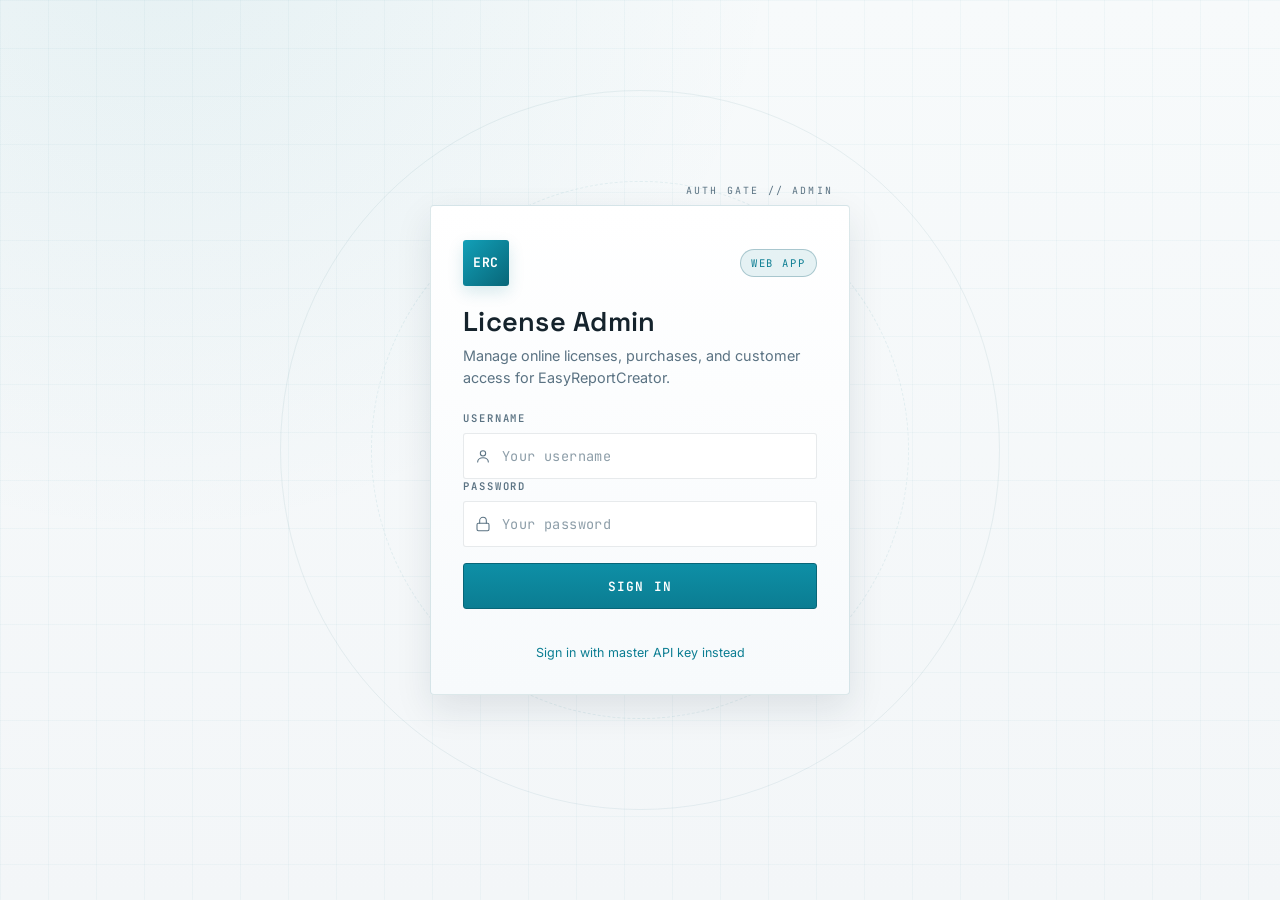
<file: website/admin/index.html>
<!DOCTYPE html>
<html lang="en">
<head>
  <meta charset="utf-8">
  <meta name="viewport" content="width=device-width, initial-scale=1">
  <meta name="color-scheme" content="light">
  <title>License Admin — EasyReportCreator</title>
  <link rel="preconnect" href="https://fonts.googleapis.com">
  <link rel="preconnect" href="https://fonts.gstatic.com" crossorigin>
  <link href="https://fonts.googleapis.com/css2?family=Inter:wght@400;500;600;700&family=Space+Grotesk:wght@500;600;700&family=JetBrains+Mono:wght@400;500;600;700&display=swap" rel="stylesheet">
  <link rel="stylesheet" href="admin.css?v=20260926-light">
</head>
<body>
  <div id="login-shell" class="login-shell">
    <div class="login-glow" aria-hidden="true"></div>
    <div class="login-card">
      <div class="login-card-header">
        <div class="login-brand-row">
          <div class="brand-mark">ERC</div>
          <span class="login-product-badge">Web app</span>
        </div>
        <h1>License Admin</h1>
        <p class="login-lead">Manage online licenses, purchases, and customer access for EasyReportCreator.</p>
      </div>

      <form id="login-form" class="login-form">
        <div id="login-userpass">
          <div class="login-field">
            <label class="field-label" for="login-username">Username</label>
            <div class="login-input-wrap">
              <span class="login-input-icon" aria-hidden="true">
                <svg viewBox="0 0 24 24"><circle cx="12" cy="8" r="4"/><path d="M4 21c0-4 3.6-6.5 8-6.5s8 2.5 8 6.5"/></svg>
              </span>
              <input id="login-username" type="text" autocomplete="username" placeholder="Your username">
            </div>
          </div>
          <div class="login-field">
            <label class="field-label" for="login-password">Password</label>
            <div class="login-input-wrap">
              <span class="login-input-icon" aria-hidden="true">
                <svg viewBox="0 0 24 24"><rect x="3" y="11" width="18" height="11" rx="2"/><path d="M7 11V7a5 5 0 0 1 10 0v4"/></svg>
              </span>
              <input id="login-password" type="password" autocomplete="current-password" placeholder="Your password">
            </div>
          </div>
        </div>
        <div id="login-masterkey" class="hidden">
          <div class="login-field">
            <label class="field-label" for="admin-api-key">Master API key</label>
            <div class="login-input-wrap">
              <span class="login-input-icon" aria-hidden="true">
                <svg viewBox="0 0 24 24"><rect x="3" y="11" width="18" height="11" rx="2"/><path d="M7 11V7a5 5 0 0 1 10 0v4"/></svg>
              </span>
              <input id="admin-api-key" type="password" autocomplete="current-password" placeholder="Enter the master API key">
              <button id="toggle-api-key" class="login-toggle-key" type="button" aria-label="Show API key">
                <svg class="icon-show" viewBox="0 0 24 24"><path d="M2 12s3.5-7 10-7 10 7 10 7-3.5 7-10 7-10-7-10-7Z"/><circle cx="12" cy="12" r="3"/></svg>
                <svg class="icon-hide hidden" viewBox="0 0 24 24"><path d="M9.9 4.24A10.94 10.94 0 0 1 12 4c6.5 0 10 7 10 7a17.2 17.2 0 0 1-2.16 3.19"/><path d="M6.11 6.11A17.3 17.3 0 0 0 2 12s3.5 7 10 7a10.8 10.8 0 0 0 5.11-1.28"/><path d="M2 2l20 20"/><path d="M9.88 9.88a3 3 0 0 0 4.24 4.24"/></svg>
              </button>
            </div>
          </div>
        </div>
        <button class="btn btn-primary btn-login full-width" type="submit">Sign in</button>
        <div class="login-alt">
          <button id="login-mode-toggle" type="button">Sign in with master API key instead</button>
        </div>
      </form>
      <div id="login-message" class="inline-message hidden"></div>
    </div>
  </div>

  <div id="app-shell" class="app-shell hidden">
    <div id="sidebar-backdrop" class="sidebar-backdrop hidden"></div>

    <aside id="sidebar" class="sidebar" aria-label="Main navigation">
      <div class="sidebar-top">
        <div class="sidebar-brand">
          <div class="brand-mark small">ERC</div>
          <div>
            <div class="brand-title">License Admin</div>
            <div class="brand-subtitle">EasyReportCreator</div>
          </div>
        </div>
        <button id="sidebar-close" class="btn btn-icon btn-toolbar sidebar-close mobile-only" type="button" aria-label="Close menu">
          <svg viewBox="0 0 24 24"><path d="M18 6 6 18"/><path d="m6 6 12 12"/></svg>
        </button>
      </div>

      <nav class="sidebar-nav" aria-label="Main">
        <button class="nav-item active" data-view="overview" type="button">
          <span class="nav-icon" aria-hidden="true">
            <svg viewBox="0 0 24 24"><rect x="3" y="3" width="7" height="9" rx="1.5"/><rect x="14" y="3" width="7" height="5" rx="1.5"/><rect x="14" y="12" width="7" height="9" rx="1.5"/><rect x="3" y="16" width="7" height="5" rx="1.5"/></svg>
          </span>
          Overview
        </button>
        <button class="nav-item" data-view="licenses" type="button">
          <span class="nav-icon" aria-hidden="true">
            <svg viewBox="0 0 24 24"><circle cx="6.5" cy="12" r="3.5"/><path d="M10 12h10.5"/><path d="M18 12v3"/><path d="M20.5 12v3.5"/></svg>
          </span>
          Licenses
        </button>
        <button class="nav-item" data-view="purchases" type="button">
          <span class="nav-icon" aria-hidden="true">
            <svg viewBox="0 0 24 24"><path d="M18 8a6 6 0 0 0-12 0c0 7-3 9-3 9h18s-3-2-3-9"/><path d="M13.73 21a2 2 0 0 1-3.46 0"/></svg>
          </span>
          Purchases
          <span id="nav-purchases-badge" class="nav-badge hidden">0</span>
        </button>
        <button class="nav-item" data-view="customers" type="button">
          <span class="nav-icon" aria-hidden="true">
            <svg viewBox="0 0 24 24"><circle cx="9" cy="8" r="3.5"/><path d="M2.5 20c0-3.5 3-5.5 6.5-5.5s6.5 2 6.5 5.5"/><circle cx="17" cy="9" r="2.5"/><path d="M17.5 14.6c2.4.5 4 2.1 4 4.4"/></svg>
          </span>
          Customers
        </button>
      </nav>

      <div class="sidebar-footer">
        <div id="current-user-chip" class="current-user">
          <div id="current-user-name" class="current-user-name">admin</div>
          <div id="current-user-role" class="current-user-role">Administrator</div>
        </div>
        <button id="logout-button" class="btn btn-ghost full-width" type="button">Sign out</button>
      </div>
    </aside>

    <div class="app-main">
      <header class="app-header">
        <div class="header-left">
          <button id="menu-toggle" class="btn btn-icon btn-toolbar menu-toggle mobile-only" type="button" aria-label="Open menu">
            <svg viewBox="0 0 24 24"><path d="M4 7h16"/><path d="M4 12h16"/><path d="M4 17h16"/></svg>
          </button>
          <div>
            <h1 id="page-title">Overview</h1>
            <p id="page-subtitle">Monitor licenses and customer access at a glance.</p>
          </div>
        </div>
        <div class="header-actions">
          <button id="refresh-button" class="btn btn-icon btn-toolbar" type="button" title="Refresh">
            <svg viewBox="0 0 24 24"><path d="M21 12a9 9 0 1 1-2.64-6.36"/><path d="M21 3v6h-6"/></svg>
          </button>
          <button id="create-license-button" class="btn btn-primary" type="button">+ New license</button>
        </div>
      </header>

      <main class="page-content">
        <section id="view-overview" class="view active">
          <div class="stats-grid">
            <article class="stat-card">
              <div class="stat-label">Total licenses</div>
              <div id="stats-total-licenses" class="stat-value">0</div>
            </article>
            <article class="stat-card accent">
              <div class="stat-label">Available</div>
              <div id="stats-available-licenses" class="stat-value">0</div>
            </article>
            <article class="stat-card">
              <div class="stat-label">Licenses in use</div>
              <div id="stats-licenses-in-use" class="stat-value">0</div>
            </article>
            <article class="stat-card warn">
              <div class="stat-label">Revoked licenses</div>
              <div id="stats-revoked-licenses" class="stat-value">0</div>
            </article>
            <article class="stat-card notification-stat">
              <div class="stat-label">Pending purchases</div>
              <div id="stats-pending-purchases" class="stat-value">0</div>
            </article>
          </div>

          <section id="pending-purchases-panel" class="panel notification-panel hidden">
            <div class="panel-head">
              <div>
                <h2>Purchase checkouts</h2>
                <p class="panel-desc">Buyers started Moneybird checkout. After payment, issue a key and email it.</p>
              </div>
              <button class="btn btn-ghost btn-small" data-view-jump="purchases" type="button">View all</button>
            </div>
            <div id="pending-purchases-list" class="notification-list"></div>
          </section>

          <div class="split-grid">
            <section class="panel">
              <div class="panel-head"><h2>Recent activity</h2></div>
              <ul id="activity-list" class="activity-list"></ul>
              <div id="activity-empty" class="empty-state hidden">
                <strong>No activity yet</strong>
                <p>Create your first license to get started.</p>
                <button class="btn btn-primary" data-open-create type="button">Create license</button>
              </div>
            </section>
            <section class="panel">
              <div class="panel-head"><h2>Quick actions</h2></div>
              <div class="quick-actions">
                <button class="quick-action" data-open-create type="button">
                  <span class="quick-action-title">Issue a license</span>
                  <span class="quick-action-desc">Generate a 1-year key for a customer</span>
                </button>
                <button class="quick-action" data-view-jump="licenses" type="button">
                  <span class="quick-action-title">Browse licenses</span>
                  <span class="quick-action-desc">Search, copy keys, and revoke access</span>
                </button>
                <button class="quick-action" data-view-jump="purchases" type="button">
                  <span class="quick-action-title">Review purchases</span>
                  <span class="quick-action-desc">Fulfil Moneybird checkouts and email keys</span>
                </button>
              </div>
            </section>
          </div>
        </section>

        <section id="view-licenses" class="view">
          <section class="panel">
            <div class="panel-head">
              <div>
                <h2>License keys</h2>
                <p class="panel-desc">Search, filter, and manage all issued license keys.</p>
              </div>
            </div>
            <div class="toolbar">
              <input id="license-search" class="search-input" type="search" placeholder="Search by license key or customer name">
              <div class="filter-tabs" role="tablist">
                <button class="filter-tab active" data-license-filter="all" type="button">All</button>
                <button class="filter-tab" data-license-filter="available" type="button">Available</button>
                <button class="filter-tab" data-license-filter="in_use" type="button">In use</button>
                <button class="filter-tab" data-license-filter="revoked" type="button">Revoked</button>
              </div>
            </div>
            <div class="table-wrap">
              <table class="data-table">
                <thead>
                  <tr>
                    <th>License key</th>
                    <th>Customer</th>
                    <th>Validity</th>
                    <th>Status</th>
                    <th>Created</th>
                    <th></th>
                  </tr>
                </thead>
                <tbody id="licenses-table-body"></tbody>
              </table>
            </div>
            <div id="licenses-empty" class="empty-state hidden">
              <strong>No licenses found</strong>
              <p>Try a different search or create a new license.</p>
            </div>
          </section>
        </section>

        <section id="view-purchases" class="view">
          <section class="panel">
            <div class="panel-head">
              <div>
                <h2>Purchases</h2>
                <p class="panel-desc">Checkout intents from the buy page (Moneybird). Issue a key after payment.</p>
              </div>
            </div>
            <div class="toolbar">
              <input id="purchase-search" class="search-input" type="search" placeholder="Search by name, email, or company">
              <div class="filter-tabs" role="tablist">
                <button class="filter-tab active" data-purchase-filter="pending" type="button">Pending</button>
                <button class="filter-tab" data-purchase-filter="fulfilled" type="button">Fulfilled</button>
                <button class="filter-tab" data-purchase-filter="all" type="button">All</button>
              </div>
            </div>
            <div class="table-wrap">
              <table class="data-table">
                <thead>
                  <tr>
                    <th>When</th>
                    <th>Name</th>
                    <th>Email</th>
                    <th>Company</th>
                    <th>VAT</th>
                    <th>Status</th>
                    <th></th>
                  </tr>
                </thead>
                <tbody id="purchases-table-body"></tbody>
              </table>
            </div>
            <div id="purchases-empty" class="empty-state hidden">
              <strong>No purchases found</strong>
              <p>Intents appear when someone starts checkout on the buy page.</p>
            </div>
          </section>
        </section>

        <section id="view-customers" class="view">
          <section class="panel">
            <div class="panel-head">
              <div>
                <h2>Customers</h2>
                <p class="panel-desc">People who hold a license key — contact details and keys in one place.</p>
              </div>
            </div>
            <div class="toolbar">
              <input id="customer-search" class="search-input" type="search" placeholder="Search by name, email, or company">
            </div>
            <div class="table-wrap">
              <table class="data-table">
                <thead>
                  <tr>
                    <th>Customer</th>
                    <th>Email</th>
                    <th>Company</th>
                    <th>Licenses</th>
                    <th>Last activity</th>
                  </tr>
                </thead>
                <tbody id="customers-table-body"></tbody>
              </table>
            </div>
            <div id="customers-empty" class="empty-state hidden">
              <strong>No customers yet</strong>
              <p>Customers appear when you issue licenses or fulfil purchases.</p>
            </div>
          </section>
        </section>
      </main>
    </div>
  </div>

  <div id="toast-container" class="toast-container" aria-live="polite"></div>

  <div id="modal-backdrop" class="modal-backdrop hidden">
    <div id="modal" class="modal" role="dialog" aria-modal="true" aria-labelledby="modal-title">
      <div class="modal-header">
        <h2 id="modal-title">Modal</h2>
        <button id="modal-close" class="btn btn-icon btn-toolbar" type="button" aria-label="Close">
          <svg viewBox="0 0 24 24"><path d="M18 6 6 18"/><path d="m6 6 12 12"/></svg>
        </button>
      </div>
      <div id="modal-body" class="modal-body"></div>
      <div id="modal-footer" class="modal-footer hidden"></div>
    </div>
  </div>

  <script src="admin.js?v=20260917f"></script>
</body>
</html>
</file>
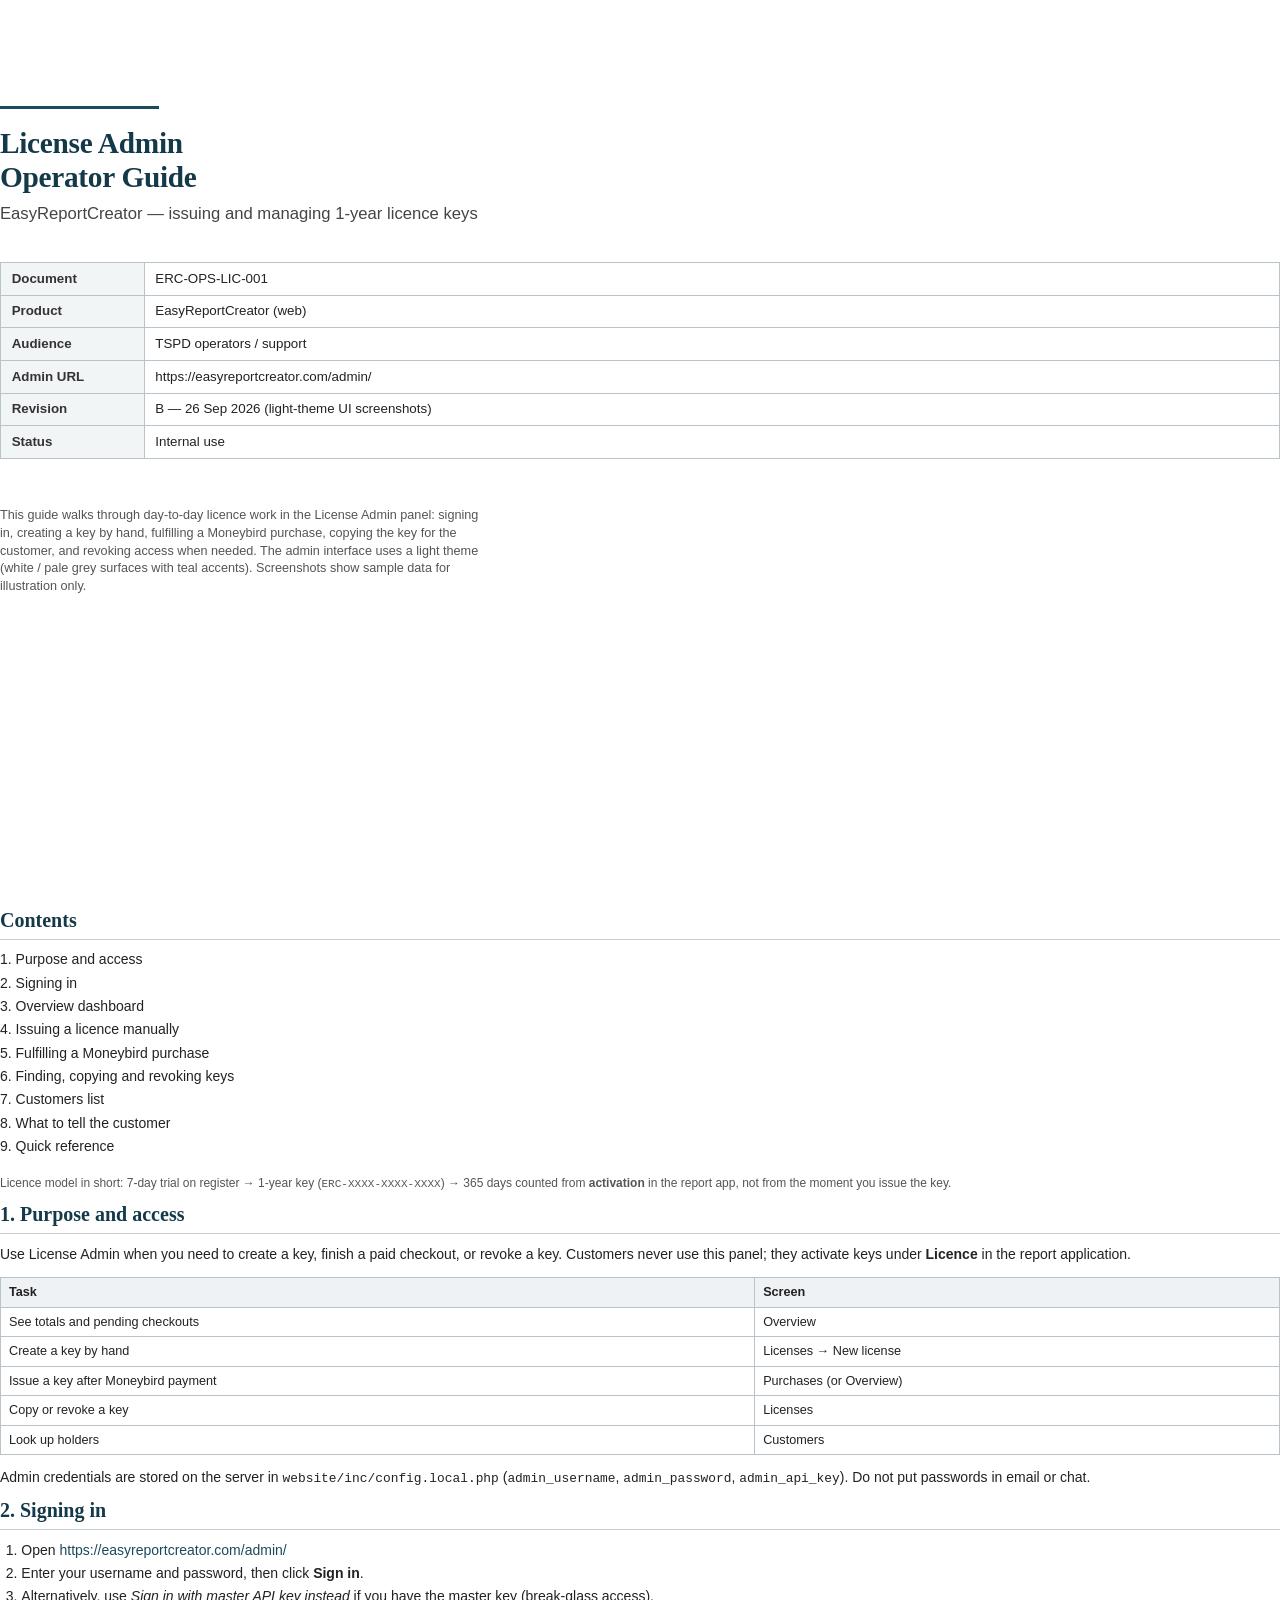
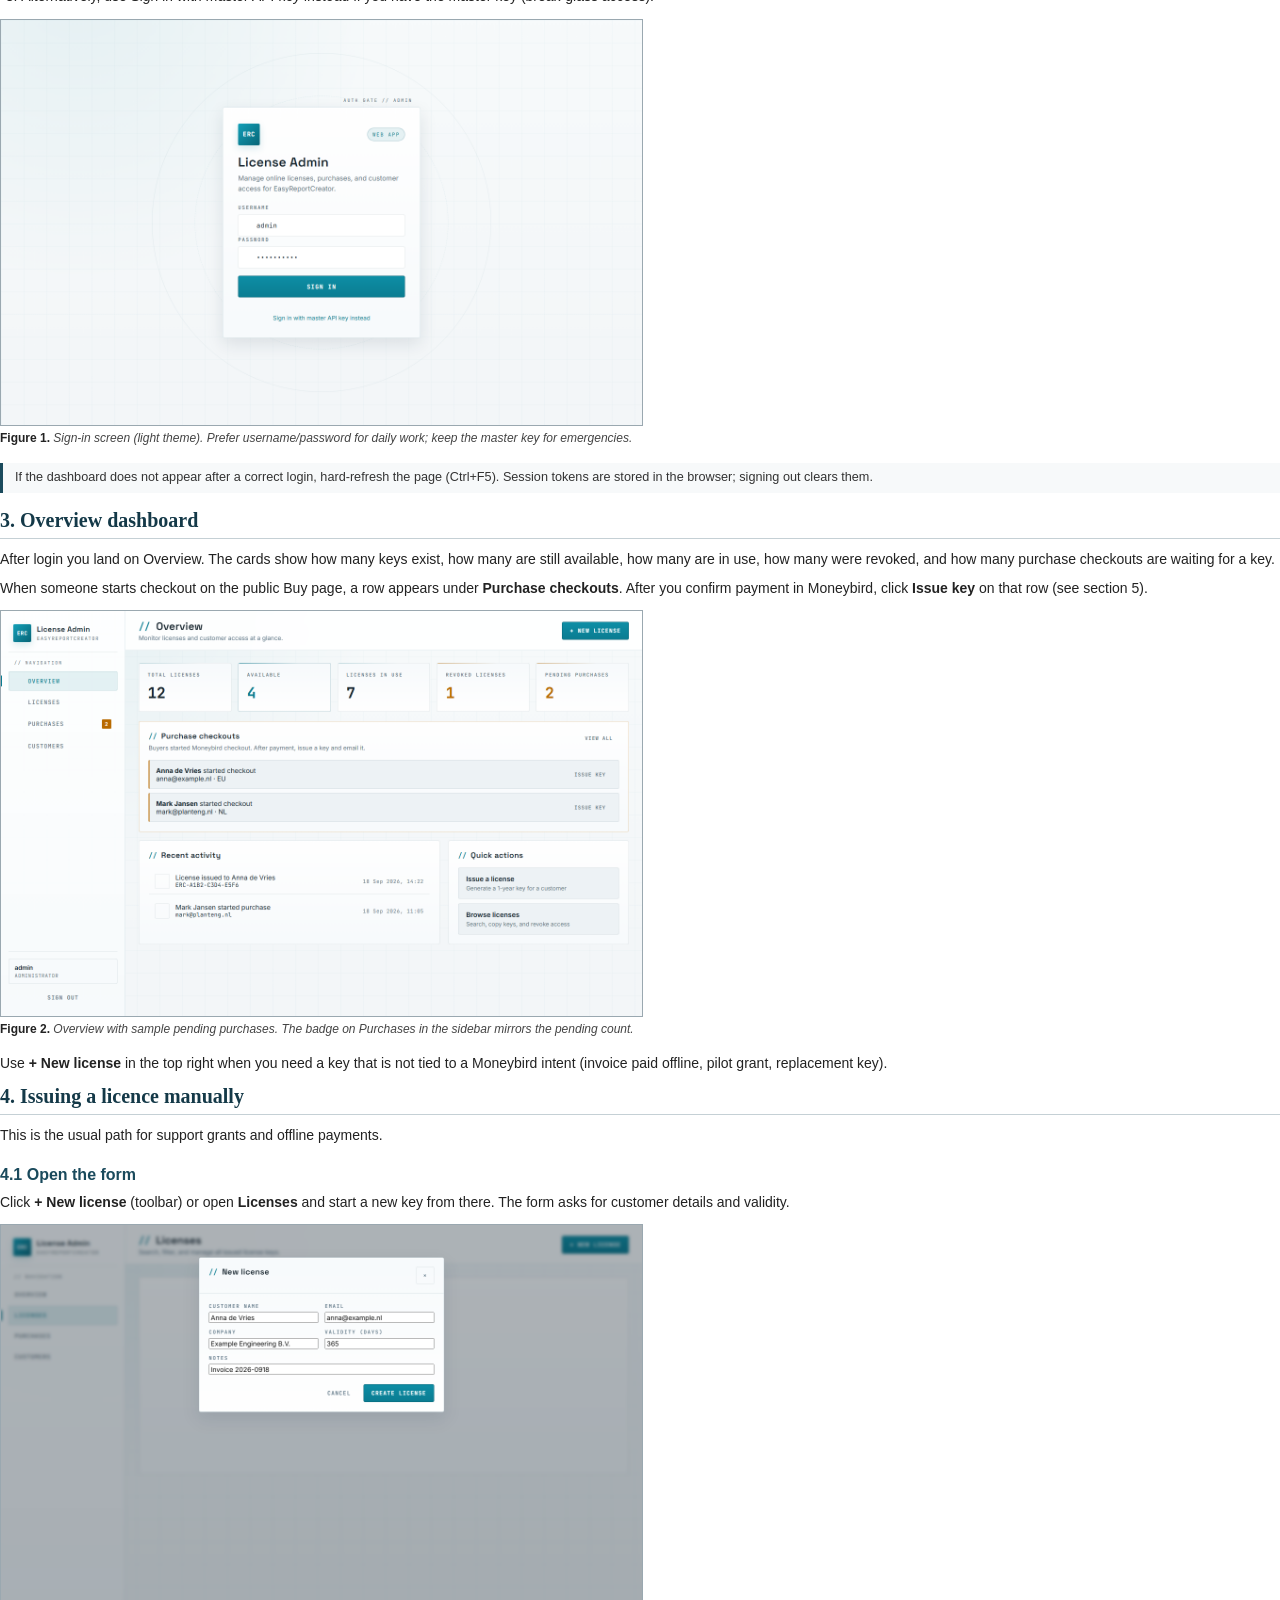
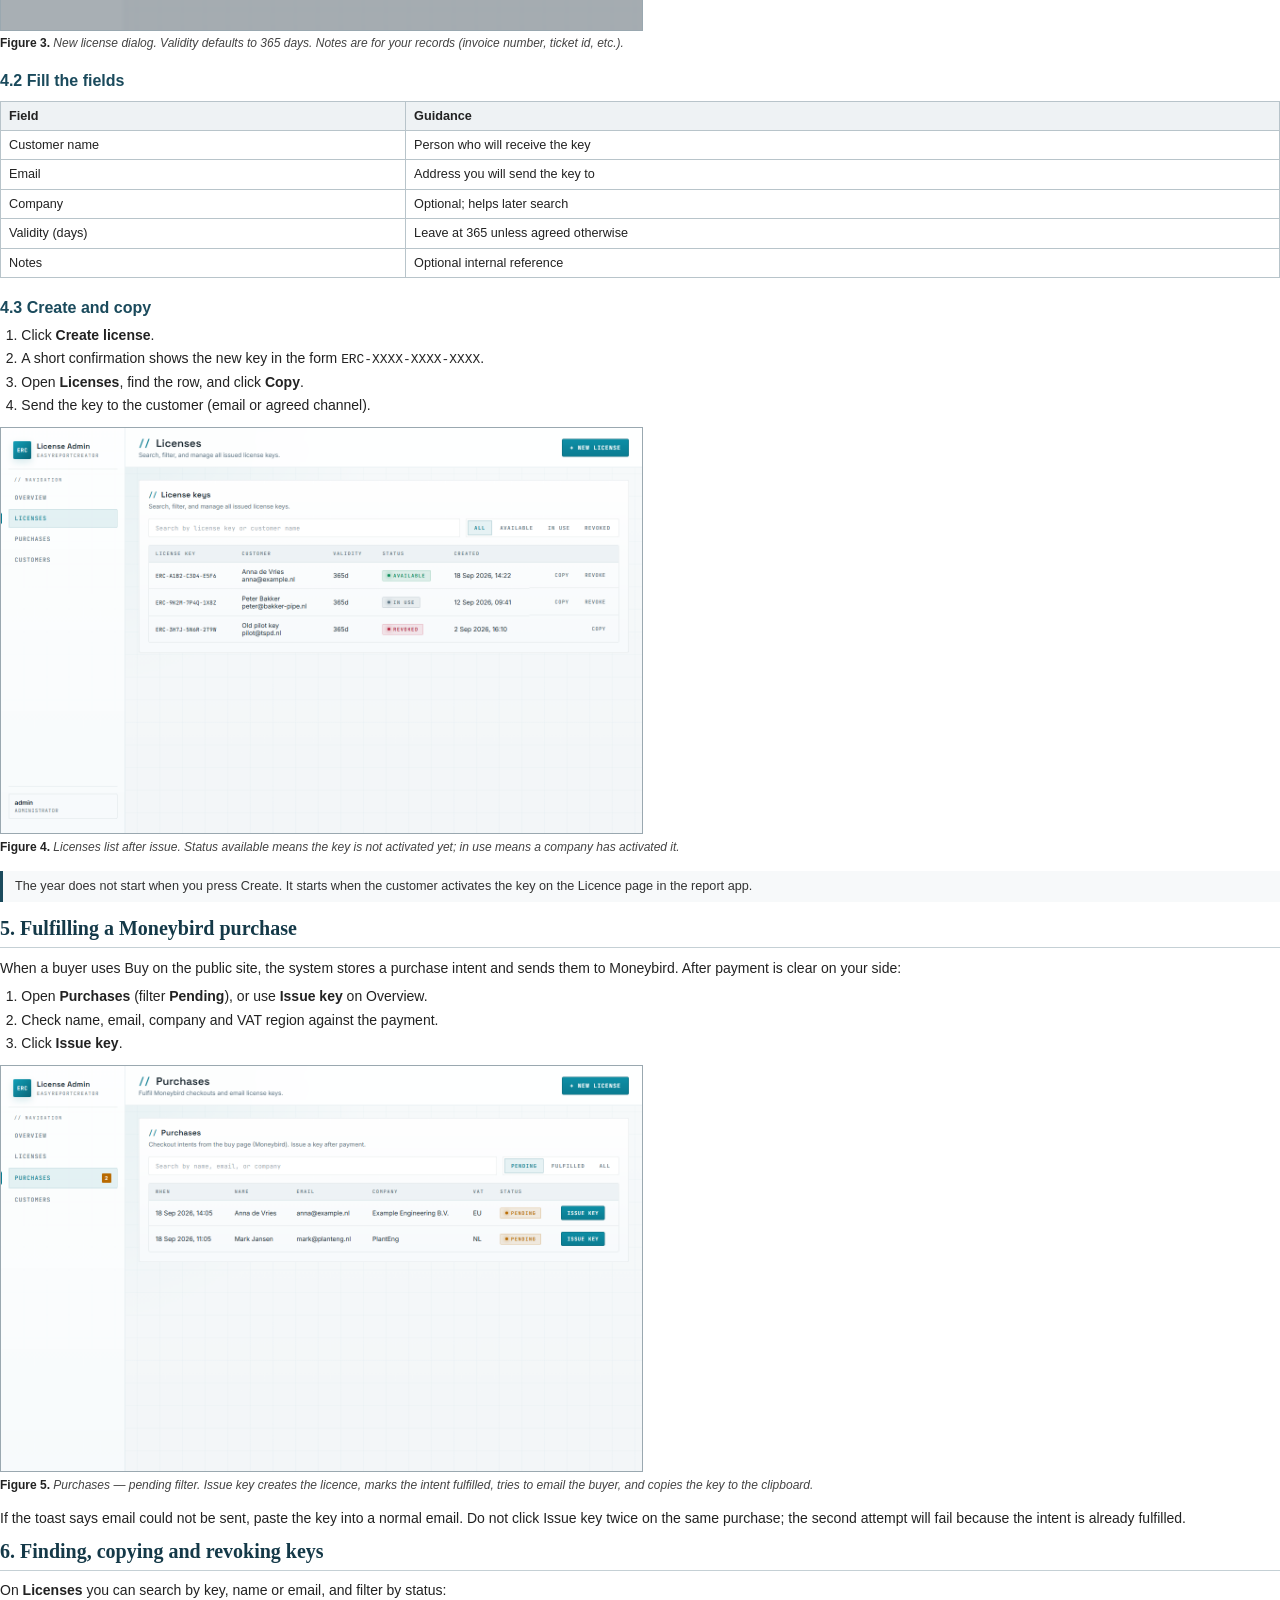
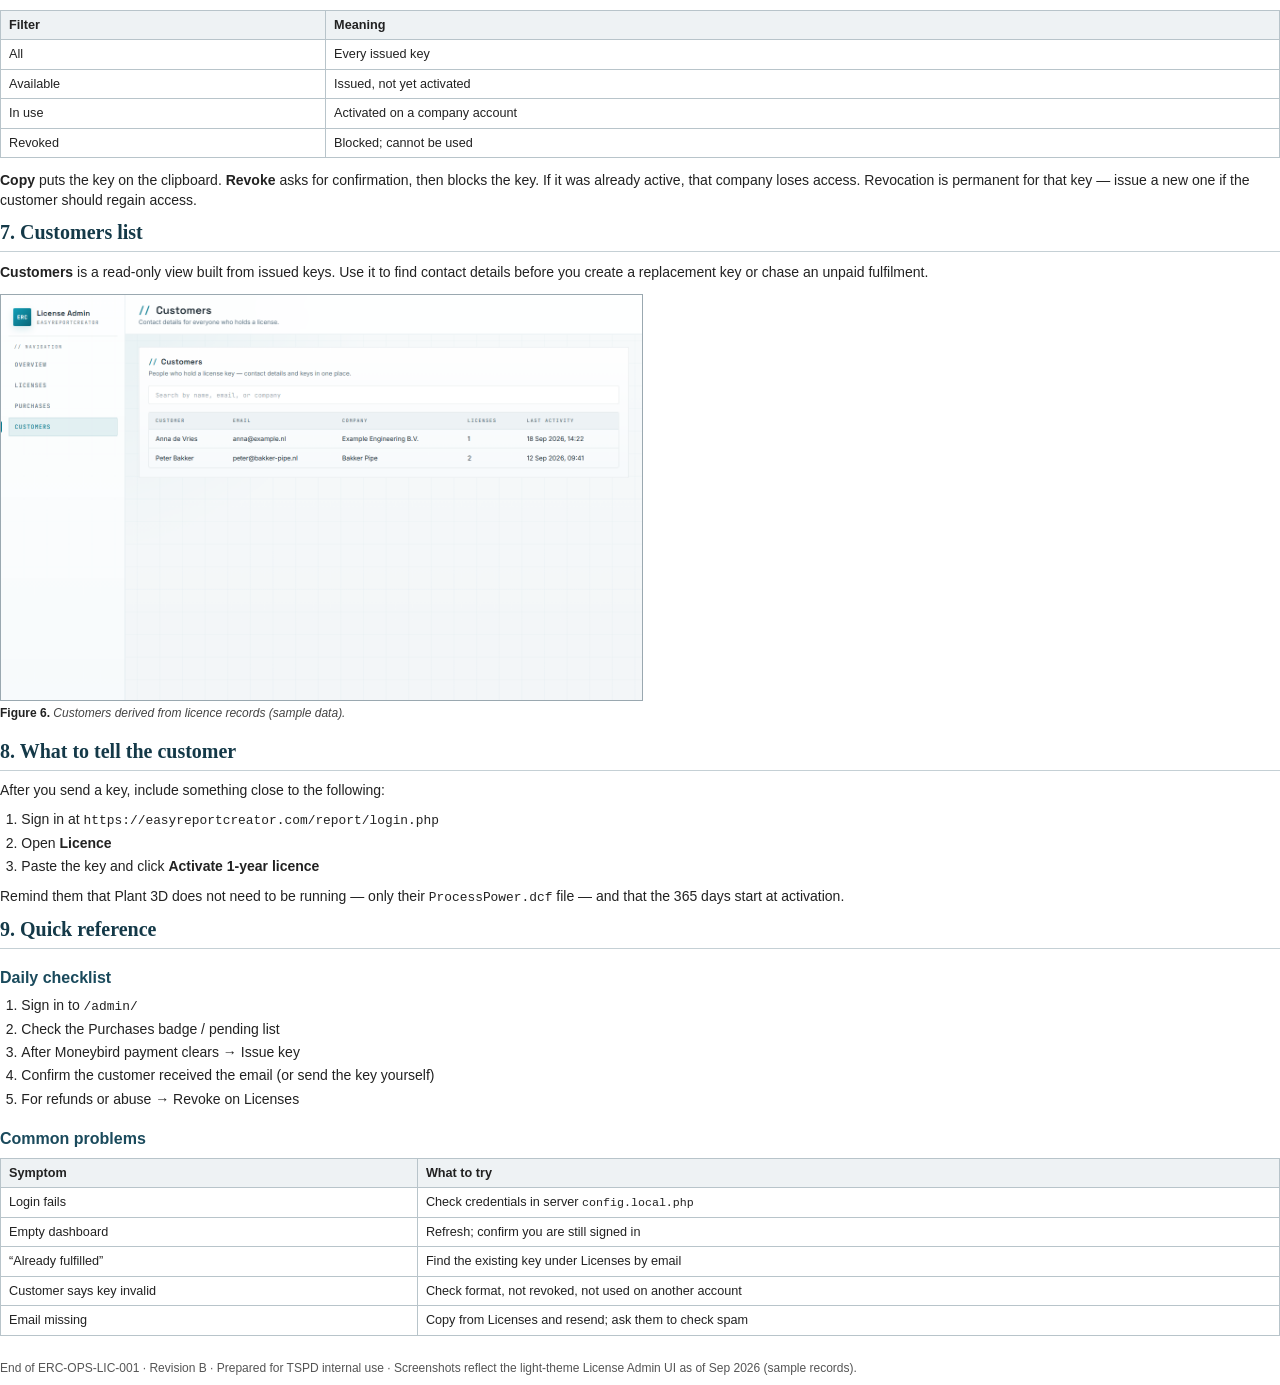
<file: docs/manuals/license-admin/License-Admin-Operator-Guide.html>
<!DOCTYPE html>
<html lang="en">
<head>
<meta charset="utf-8">
  <title>EasyReportCreator — License Admin Operator Guide</title>
  <style>
    /* Internal ops guide — set for A4 print / PDF */
    @page {
      size: A4;
      margin: 18mm 18mm 20mm 22mm;
      @bottom-left {
        content: "TSPD · EasyReportCreator · Internal";
        font-family: "Calibri", "Segoe UI", sans-serif;
        font-size: 8.5pt;
        color: #666;
      }
      @bottom-right {
        content: "Page " counter(page);
        font-family: "Calibri", "Segoe UI", sans-serif;
        font-size: 8.5pt;
        color: #666;
      }
    }

    * { box-sizing: border-box; }

    html {
      font-size: 10.5pt;
    }

    body {
      margin: 0;
      color: #222;
      font-family: "Calibri", "Segoe UI", "Helvetica Neue", Arial, sans-serif;
      line-height: 1.38;
      background: #fff;
      -webkit-print-color-adjust: exact;
      print-color-adjust: exact;
    }

    /* Cover */
    .cover {
      page-break-after: always;
      min-height: 240mm;
      padding-top: 28mm;
    }
    .cover-rule {
      border: 0;
      border-top: 2.25pt solid #1a4a5c;
      margin: 0 0 14pt 0;
      width: 42mm;
    }
    .cover h1 {
      font-family: "Cambria", "Georgia", "Times New Roman", serif;
      font-size: 22pt;
      font-weight: 700;
      line-height: 1.15;
      margin: 0 0 6pt 0;
      color: #143948;
      letter-spacing: -0.01em;
    }
    .cover .subtitle {
      font-size: 12.5pt;
      color: #444;
      margin: 0 0 28pt 0;
      line-height: 1.3;
    }
    .cover-meta {
      width: 100%;
      border-collapse: collapse;
      font-size: 10pt;
      margin-top: 8pt;
    }
    .cover-meta th,
    .cover-meta td {
      border: 0.6pt solid #b8c4ca;
      padding: 5pt 8pt;
      text-align: left;
      vertical-align: top;
    }
    .cover-meta th {
      width: 38mm;
      background: #f2f5f6;
      font-weight: 600;
      color: #333;
    }
    .cover-note {
      margin-top: 36pt;
      font-size: 9.5pt;
      color: #555;
      max-width: 130mm;
      line-height: 1.4;
    }

    h1.section {
      font-family: "Cambria", "Georgia", serif;
      font-size: 15pt;
      font-weight: 700;
      color: #143948;
      margin: 0 0 8pt 0;
      padding-bottom: 3pt;
      border-bottom: 0.75pt solid #c5d0d5;
      page-break-after: avoid;
    }
    h2 {
      font-family: "Calibri", "Segoe UI", sans-serif;
      font-size: 12pt;
      font-weight: 700;
      color: #1a4a5c;
      margin: 14pt 0 5pt 0;
      page-break-after: avoid;
    }
    h3 {
      font-size: 10.5pt;
      font-weight: 700;
      color: #333;
      margin: 10pt 0 4pt 0;
      page-break-after: avoid;
    }

    p {
      margin: 0 0 7pt 0;
      orphans: 3;
      widows: 3;
    }

    ul, ol {
      margin: 0 0 8pt 0;
      padding-left: 16pt;
    }
    li {
      margin-bottom: 3pt;
    }

    .lead {
      margin-bottom: 10pt;
    }

    table.data {
      width: 100%;
      border-collapse: collapse;
      margin: 6pt 0 10pt 0;
      font-size: 9.5pt;
      line-height: 1.3;
    }
    table.data th,
    table.data td {
      border: 0.6pt solid #b8c4ca;
      padding: 4.5pt 6pt;
      text-align: left;
      vertical-align: top;
    }
    table.data th {
      background: #eef2f4;
      font-weight: 600;
    }

    .figure {
      margin: 9pt 0 12pt 0;
      page-break-inside: avoid;
    }
    .figure img {
      display: block;
      width: 100%;
      max-width: 170mm;
      height: auto;
      border: 0.6pt solid #9aa8b0;
      background: #f3f6f8;
    }
    .figure.half img {
      max-width: 118mm;
      margin: 0 auto;
    }
    .caption {
      margin: 4pt 0 0 0;
      font-size: 9pt;
      color: #444;
      line-height: 1.3;
      font-style: italic;
    }
    .caption strong {
      font-style: normal;
      font-weight: 600;
      color: #222;
    }

    .tip {
      border-left: 2.5pt solid #1a4a5c;
      padding: 5pt 0 5pt 9pt;
      margin: 8pt 0 10pt 0;
      font-size: 9.5pt;
      color: #333;
      background: #f7f9fa;
    }

    .step-num {
      font-weight: 700;
      color: #143948;
    }

    .mono {
      font-family: Consolas, "Courier New", monospace;
      font-size: 0.92em;
    }

    .toc {
      margin: 6pt 0 14pt 0;
    }
    .toc p {
      margin: 0 0 3pt 0;
      font-size: 10.5pt;
    }
    .toc .dot {
      color: #999;
    }

    .page-break {
      page-break-before: always;
    }

    .small {
      font-size: 9pt;
      color: #555;
    }

    a { color: #1a4a5c; text-decoration: none; }
  </style>
</head>
<body>

  <!-- COVER -->
  <section class="cover">
    <hr class="cover-rule">
    <h1>License Admin<br>Operator Guide</h1>
    <p class="subtitle">EasyReportCreator — issuing and managing 1-year licence keys</p>

    <table class="cover-meta">
      <tr><th>Document</th><td>ERC-OPS-LIC-001</td></tr>
      <tr><th>Product</th><td>EasyReportCreator (web)</td></tr>
      <tr><th>Audience</th><td>TSPD operators / support</td></tr>
      <tr><th>Admin URL</th><td>https://easyreportcreator.com/admin/</td></tr>
      <tr><th>Revision</th><td>B — 26 Sep 2026 (light-theme UI screenshots)</td></tr>
      <tr><th>Status</th><td>Internal use</td></tr>
    </table>

    <p class="cover-note">
      This guide walks through day-to-day licence work in the License Admin panel:
      signing in, creating a key by hand, fulfilling a Moneybird purchase, copying
      the key for the customer, and revoking access when needed. The admin interface
      uses a light theme (white / pale grey surfaces with teal accents). Screenshots
      show sample data for illustration only.
    </p>
  </section>

  <!-- TOC -->
  <h1 class="section">Contents</h1>
  <div class="toc">
    <p>1. Purpose and access</p>
    <p>2. Signing in</p>
    <p>3. Overview dashboard</p>
    <p>4. Issuing a licence manually</p>
    <p>5. Fulfilling a Moneybird purchase</p>
    <p>6. Finding, copying and revoking keys</p>
    <p>7. Customers list</p>
    <p>8. What to tell the customer</p>
    <p>9. Quick reference</p>
  </div>

  <p class="small">Licence model in short: 7-day trial on register → 1-year key
  (<span class="mono">ERC-XXXX-XXXX-XXXX</span>) → 365 days counted from
  <strong>activation</strong> in the report app, not from the moment you issue the key.</p>

  <!-- 1 -->
  <div class="page-break"></div>
  <h1 class="section">1. Purpose and access</h1>
  <p class="lead">
    Use License Admin when you need to create a key, finish a paid checkout, or
    revoke a key. Customers never use this panel; they activate keys under
    <strong>Licence</strong> in the report application.
  </p>

  <table class="data">
    <thead>
      <tr><th>Task</th><th>Screen</th></tr>
    </thead>
    <tbody>
      <tr><td>See totals and pending checkouts</td><td>Overview</td></tr>
      <tr><td>Create a key by hand</td><td>Licenses → New license</td></tr>
      <tr><td>Issue a key after Moneybird payment</td><td>Purchases (or Overview)</td></tr>
      <tr><td>Copy or revoke a key</td><td>Licenses</td></tr>
      <tr><td>Look up holders</td><td>Customers</td></tr>
    </tbody>
  </table>

  <p>Admin credentials are stored on the server in
  <span class="mono">website/inc/config.local.php</span>
  (<span class="mono">admin_username</span>,
  <span class="mono">admin_password</span>,
  <span class="mono">admin_api_key</span>).
  Do not put passwords in email or chat.</p>

  <!-- 2 -->
  <h1 class="section">2. Signing in</h1>
  <ol>
    <li>Open <a href="https://easyreportcreator.com/admin/">https://easyreportcreator.com/admin/</a></li>
    <li>Enter your username and password, then click <strong>Sign in</strong>.</li>
    <li>Alternatively, use <em>Sign in with master API key instead</em> if you have the master key (break-glass access).</li>
  </ol>

  <div class="figure">
    <img src="screenshots/01-sign-in.png" alt="License Admin sign-in screen">
    <p class="caption"><strong>Figure 1.</strong> Sign-in screen (light theme). Prefer username/password for daily work; keep the master key for emergencies.</p>
  </div>

  <div class="tip">
    If the dashboard does not appear after a correct login, hard-refresh the page
    (Ctrl+F5). Session tokens are stored in the browser; signing out clears them.
  </div>

  <!-- 3 -->
  <div class="page-break"></div>
  <h1 class="section">3. Overview dashboard</h1>
  <p>
    After login you land on Overview. The cards show how many keys exist, how many
    are still available, how many are in use, how many were revoked, and how many
    purchase checkouts are waiting for a key.
  </p>
  <p>
    When someone starts checkout on the public Buy page, a row appears under
    <strong>Purchase checkouts</strong>. After you confirm payment in Moneybird,
    click <strong>Issue key</strong> on that row (see section 5).
  </p>

  <div class="figure">
    <img src="screenshots/02-overview.png" alt="Overview dashboard with pending purchases">
    <p class="caption"><strong>Figure 2.</strong> Overview with sample pending purchases. The badge on Purchases in the sidebar mirrors the pending count.</p>
  </div>

  <p>Use <strong>+ New license</strong> in the top right when you need a key that
  is not tied to a Moneybird intent (invoice paid offline, pilot grant, replacement key).</p>

  <!-- 4 -->
  <div class="page-break"></div>
  <h1 class="section">4. Issuing a licence manually</h1>
  <p>This is the usual path for support grants and offline payments.</p>

  <h2>4.1 Open the form</h2>
  <p>Click <strong>+ New license</strong> (toolbar) or open <strong>Licenses</strong>
  and start a new key from there. The form asks for customer details and validity.</p>

  <div class="figure">
    <img src="screenshots/03-new-license-modal.png" alt="New license dialog filled with sample customer details">
    <p class="caption"><strong>Figure 3.</strong> New license dialog. Validity defaults to 365 days. Notes are for your records (invoice number, ticket id, etc.).</p>
  </div>

  <h2>4.2 Fill the fields</h2>
  <table class="data">
    <thead>
      <tr><th>Field</th><th>Guidance</th></tr>
    </thead>
    <tbody>
      <tr><td>Customer name</td><td>Person who will receive the key</td></tr>
      <tr><td>Email</td><td>Address you will send the key to</td></tr>
      <tr><td>Company</td><td>Optional; helps later search</td></tr>
      <tr><td>Validity (days)</td><td>Leave at 365 unless agreed otherwise</td></tr>
      <tr><td>Notes</td><td>Optional internal reference</td></tr>
    </tbody>
  </table>

  <h2>4.3 Create and copy</h2>
  <ol>
    <li>Click <strong>Create license</strong>.</li>
    <li>A short confirmation shows the new key in the form
      <span class="mono">ERC-XXXX-XXXX-XXXX</span>.</li>
    <li>Open <strong>Licenses</strong>, find the row, and click <strong>Copy</strong>.</li>
    <li>Send the key to the customer (email or agreed channel).</li>
  </ol>

  <div class="figure">
    <img src="screenshots/04-licenses-list.png" alt="Licenses list with Copy and Revoke actions">
    <p class="caption"><strong>Figure 4.</strong> Licenses list after issue. Status <em>available</em> means the key is not activated yet; <em>in use</em> means a company has activated it.</p>
  </div>

  <div class="tip">
    The year does not start when you press Create. It starts when the customer
    activates the key on the Licence page in the report app.
  </div>

  <!-- 5 -->
  <div class="page-break"></div>
  <h1 class="section">5. Fulfilling a Moneybird purchase</h1>
  <p>
    When a buyer uses Buy on the public site, the system stores a purchase intent
    and sends them to Moneybird. After payment is clear on your side:
  </p>
  <ol>
    <li>Open <strong>Purchases</strong> (filter <strong>Pending</strong>), or use
      <strong>Issue key</strong> on Overview.</li>
    <li>Check name, email, company and VAT region against the payment.</li>
    <li>Click <strong>Issue key</strong>.</li>
  </ol>

  <div class="figure">
    <img src="screenshots/05-purchases.png" alt="Purchases screen with pending Issue key buttons">
    <p class="caption"><strong>Figure 5.</strong> Purchases — pending filter. Issue key creates the licence, marks the intent fulfilled, tries to email the buyer, and copies the key to the clipboard.</p>
  </div>

  <p>If the toast says email could not be sent, paste the key into a normal email.
  Do not click Issue key twice on the same purchase; the second attempt will fail
  because the intent is already fulfilled.</p>

  <!-- 6 -->
  <h1 class="section">6. Finding, copying and revoking keys</h1>
  <p>On <strong>Licenses</strong> you can search by key, name or email, and filter
  by status:</p>
  <table class="data">
    <thead>
      <tr><th>Filter</th><th>Meaning</th></tr>
    </thead>
    <tbody>
      <tr><td>All</td><td>Every issued key</td></tr>
      <tr><td>Available</td><td>Issued, not yet activated</td></tr>
      <tr><td>In use</td><td>Activated on a company account</td></tr>
      <tr><td>Revoked</td><td>Blocked; cannot be used</td></tr>
    </tbody>
  </table>
  <p>
    <strong>Copy</strong> puts the key on the clipboard.
    <strong>Revoke</strong> asks for confirmation, then blocks the key. If it was
    already active, that company loses access. Revocation is permanent for that
    key — issue a new one if the customer should regain access.
  </p>

  <!-- 7 -->
  <h1 class="section">7. Customers list</h1>
  <p>
    <strong>Customers</strong> is a read-only view built from issued keys. Use it
    to find contact details before you create a replacement key or chase an unpaid
    fulfilment.
  </p>

  <div class="figure">
    <img src="screenshots/06-customers.png" alt="Customers list">
    <p class="caption"><strong>Figure 6.</strong> Customers derived from licence records (sample data).</p>
  </div>

  <!-- 8 -->
  <div class="page-break"></div>
  <h1 class="section">8. What to tell the customer</h1>
  <p>After you send a key, include something close to the following:</p>
  <ol>
    <li>Sign in at <span class="mono">https://easyreportcreator.com/report/login.php</span></li>
    <li>Open <strong>Licence</strong></li>
    <li>Paste the key and click <strong>Activate 1-year licence</strong></li>
  </ol>
  <p>
    Remind them that Plant 3D does not need to be running — only their
    <span class="mono">ProcessPower.dcf</span> file — and that the 365 days start
    at activation.
  </p>

  <!-- 9 -->
  <h1 class="section">9. Quick reference</h1>
  <h2>Daily checklist</h2>
  <ol>
    <li>Sign in to <span class="mono">/admin/</span></li>
    <li>Check the Purchases badge / pending list</li>
    <li>After Moneybird payment clears → Issue key</li>
    <li>Confirm the customer received the email (or send the key yourself)</li>
    <li>For refunds or abuse → Revoke on Licenses</li>
  </ol>

  <h2>Common problems</h2>
  <table class="data">
    <thead>
      <tr><th>Symptom</th><th>What to try</th></tr>
    </thead>
    <tbody>
      <tr><td>Login fails</td><td>Check credentials in server <span class="mono">config.local.php</span></td></tr>
      <tr><td>Empty dashboard</td><td>Refresh; confirm you are still signed in</td></tr>
      <tr><td>“Already fulfilled”</td><td>Find the existing key under Licenses by email</td></tr>
      <tr><td>Customer says key invalid</td><td>Check format, not revoked, not used on another account</td></tr>
      <tr><td>Email missing</td><td>Copy from Licenses and resend; ask them to check spam</td></tr>
    </tbody>
  </table>

  <p class="small" style="margin-top:18pt;">
    End of ERC-OPS-LIC-001 · Revision B · Prepared for TSPD internal use ·
    Screenshots reflect the light-theme License Admin UI as of Sep 2026 (sample records).
  </p>

</body>
</html>
</file>
<file: website/admin/admin.css>
:root {
  /* Native widgets follow the light admin theme. */
  color-scheme: light;
  --bg: #f3f6f8;
  --bg-soft: #e8eef2;
  --panel: #ffffff;
  --panel-2: #f7fafc;
  --border: rgba(12, 90, 110, 0.14);
  --border-strong: rgba(12, 90, 110, 0.28);
  --hairline: rgba(20, 55, 70, 0.1);
  --text: #15232c;
  --muted: #5b7383;
  --accent: #0b7d92;
  --accent-dim: #086678;
  --accent-soft: rgba(11, 125, 146, 0.1);
  --accent-glow: rgba(11, 125, 146, 0.16);
  --success: #0d8f5b;
  --success-soft: rgba(13, 143, 91, 0.12);
  --warn: #b86a00;
  --warn-soft: rgba(184, 106, 0, 0.12);
  --danger: #c62845;
  --danger-soft: rgba(198, 40, 69, 0.1);
  --danger-fg: #b4233c;
  --input-bg: #ffffff;
  --surface-muted: #edf2f5;
  --overlay: rgba(18, 32, 42, 0.28);
  --overlay-strong: rgba(15, 30, 40, 0.34);
  --radius: 4px;
  --radius-sm: 3px;
  --shadow: 0 14px 36px rgba(22, 42, 55, 0.1);
  --sidebar-width: 264px;
  --font-display: "Space Grotesk", "Inter", sans-serif;
  --font-body: "Inter", "Segoe UI", sans-serif;
  --font-mono: "JetBrains Mono", Consolas, monospace;
  --transition-ui: background 0.18s ease, border-color 0.18s ease, color 0.18s ease, box-shadow 0.18s ease;
}

* {
  box-sizing: border-box;
}

html,
body {
  margin: 0;
  min-height: 100%;
}

body {
  font-family: var(--font-body);
  font-size: 14px;
  background:
    linear-gradient(rgba(11, 125, 146, 0.035) 1px, transparent 1px),
    linear-gradient(90deg, rgba(11, 125, 146, 0.035) 1px, transparent 1px),
    radial-gradient(circle at 12% -10%, rgba(11, 125, 146, 0.08), transparent 42%),
    linear-gradient(180deg, #f7fafb 0%, var(--bg) 100%);
  background-size: 48px 48px, 48px 48px, auto, auto;
  color: var(--text);
  -webkit-font-smoothing: antialiased;
}

button,
input {
  font: inherit;
}

.hidden {
  display: none !important;
}

.mono {
  font-family: var(--font-mono);
  font-size: 0.86em;
  letter-spacing: 0.02em;
}

::selection {
  background: rgba(11, 125, 146, 0.18);
}

::-webkit-scrollbar {
  width: 10px;
  height: 10px;
}

::-webkit-scrollbar-thumb {
  background: rgba(11, 125, 146, 0.22);
  border: 3px solid var(--bg);
  border-radius: 8px;
}

::-webkit-scrollbar-track {
  background: transparent;
}

/* ---------- Login ---------- */

.login-shell {
  position: relative;
  min-height: 100vh;
  display: grid;
  place-items: center;
  padding: 24px;
  overflow: hidden;
}

.login-glow {
  position: absolute;
  width: 720px;
  height: 720px;
  border: 1px solid var(--border);
  border-radius: 999px;
  opacity: 0.5;
  pointer-events: none;
}

.login-glow::before,
.login-glow::after {
  content: "";
  position: absolute;
  inset: 90px;
  border: 1px dashed rgba(11, 125, 146, 0.16);
  border-radius: 999px;
}

.login-glow::after {
  inset: 200px;
  border-style: solid;
  border-color: rgba(11, 125, 146, 0.12);
}

.login-card {
  position: relative;
  width: min(420px, 100%);
  padding: 34px 32px 30px;
  background: linear-gradient(180deg, #ffffff, #f7fafc);
  border: 1px solid var(--border);
  border-radius: var(--radius);
  box-shadow: var(--shadow), inset 0 1px 0 rgba(255, 255, 255, 0.9);
}

.login-card::before {
  content: "AUTH GATE // ADMIN";
  position: absolute;
  top: -1px;
  right: 16px;
  transform: translateY(-100%);
  font-family: var(--font-mono);
  font-size: 0.62rem;
  letter-spacing: 0.22em;
  color: var(--muted);
  padding-bottom: 8px;
}

.login-card-header h1 {
  margin: 18px 0 6px;
  font-family: var(--font-display);
  font-size: 1.7rem;
  font-weight: 600;
  letter-spacing: 0.01em;
}

.login-brand-row {
  display: flex;
  align-items: center;
  justify-content: space-between;
  gap: 12px;
}

.brand-mark {
  width: 46px;
  height: 46px;
  display: grid;
  place-items: center;
  font-family: var(--font-mono);
  font-weight: 700;
  font-size: 0.82rem;
  letter-spacing: 0.06em;
  color: #ffffff;
  background: linear-gradient(135deg, #12a0b8, var(--accent-dim));
  border-radius: var(--radius-sm);
  box-shadow: 0 6px 16px var(--accent-glow);
}

.brand-mark.small {
  width: 38px;
  height: 38px;
  font-size: 0.7rem;
}

.login-product-badge {
  font-family: var(--font-mono);
  font-size: 0.66rem;
  letter-spacing: 0.18em;
  text-transform: uppercase;
  color: var(--accent);
  padding: 6px 10px;
  border: 1px solid var(--border-strong);
  border-radius: 999px;
  background: var(--accent-soft);
}

.login-lead {
  margin: 0 0 22px;
  color: var(--muted);
  font-size: 0.9rem;
  line-height: 1.55;
}

.login-form {
  display: grid;
  gap: 16px;
}

.login-field {
  display: grid;
  gap: 8px;
}

.field-label {
  font-family: var(--font-mono);
  font-size: 0.66rem;
  font-weight: 600;
  letter-spacing: 0.18em;
  text-transform: uppercase;
  color: var(--muted);
}

.login-input-wrap {
  position: relative;
  display: flex;
  align-items: center;
}

.login-input-icon {
  position: absolute;
  left: 12px;
  width: 16px;
  height: 16px;
  color: var(--muted);
  pointer-events: none;
}

.login-input-icon svg {
  width: 100%;
  height: 100%;
  fill: none;
  stroke: currentColor;
  stroke-width: 1.6;
  stroke-linecap: round;
  stroke-linejoin: round;
}

.login-input-wrap input {
  width: 100%;
  height: 46px;
  padding: 0 44px 0 38px;
  background: var(--input-bg);
  border: 1px solid var(--hairline);
  border-radius: var(--radius-sm);
  color: var(--text);
  font-family: var(--font-mono);
  font-size: 0.85rem;
  letter-spacing: 0.05em;
  transition: border-color 0.15s ease, box-shadow 0.15s ease;
}

.login-input-wrap input:focus {
  outline: none;
  border-color: var(--accent);
  box-shadow: 0 0 0 1px var(--accent), 0 0 0 3px rgba(11, 125, 146, 0.12);
}

.login-input-wrap input::placeholder {
  color: rgba(91, 115, 131, 0.7);
  letter-spacing: 0.03em;
}

input:-webkit-autofill,
input:-webkit-autofill:hover,
input:-webkit-autofill:focus,
input:-webkit-autofill:active,
textarea:-webkit-autofill,
select:-webkit-autofill {
  /* Keep autofill fill aligned with light input surfaces. */
  -webkit-box-shadow: 0 0 0 1000px var(--input-bg) inset;
  box-shadow: 0 0 0 1000px var(--input-bg) inset;
  -webkit-text-fill-color: var(--text);
  caret-color: var(--text);
  border: 1px solid var(--hairline);
  transition: background-color 9999s ease-out 0s;
}

/* Native selects (role pickers etc.) and their dropdown lists. */
select {
  background-color: var(--input-bg);
  color: var(--text);
  border: 1px solid var(--hairline);
  border-radius: var(--radius-sm);
}

select:focus {
  outline: none;
  border-color: var(--accent);
  box-shadow: 0 0 0 1px var(--accent);
}

select option {
  background-color: var(--panel-2);
  color: var(--text);
}

/* Chrome paints the selected option with a native light highlight; the inset
   shadow repaints it (same trick as autofill). */
select option:checked {
  box-shadow: 0 0 10px 100px var(--panel-2) inset;
  color: var(--accent);
}

/* Search fields: keep the native clear button from rendering light. */
input[type="search"]::-webkit-search-cancel-button {
  filter: none;
  opacity: 0.55;
}

.login-toggle-key {
  position: absolute;
  right: 6px;
  width: 34px;
  height: 34px;
  display: grid;
  place-items: center;
  background: transparent;
  border: none;
  border-radius: var(--radius-sm);
  color: var(--muted);
  cursor: pointer;
  transition: color 0.15s ease, background 0.15s ease;
}

.login-toggle-key:hover {
  color: var(--accent);
  background: var(--accent-soft);
}

.login-toggle-key svg {
  width: 17px;
  height: 17px;
  fill: none;
  stroke: currentColor;
  stroke-width: 1.6;
  stroke-linecap: round;
  stroke-linejoin: round;
}

/* ---------- Buttons ---------- */

.btn {
  display: inline-flex;
  align-items: center;
  justify-content: center;
  gap: 8px;
  height: 38px;
  padding: 0 16px;
  border-radius: var(--radius-sm);
  border: 1px solid var(--hairline);
  background: var(--panel-2);
  color: var(--text);
  font-family: var(--font-mono);
  font-size: 0.74rem;
  font-weight: 600;
  letter-spacing: 0.1em;
  text-transform: uppercase;
  cursor: pointer;
  transition: background 0.15s ease, border-color 0.15s ease, color 0.15s ease, box-shadow 0.15s ease;
}

.btn:hover {
  border-color: var(--border-strong);
}

.btn:disabled {
  opacity: 0.45;
  cursor: not-allowed;
}

.btn-primary {
  background: linear-gradient(180deg, #0e8fa6, var(--accent));
  border-color: var(--accent-dim);
  color: #ffffff;
}

.btn-primary:hover {
  background: linear-gradient(180deg, #12a0b8, #0b7d92);
  box-shadow: 0 4px 14px var(--accent-glow);
  color: #ffffff;
}

.btn-secondary {
  background: var(--panel-2);
}

.btn-ghost {
  background: transparent;
  border-color: transparent;
  color: var(--muted);
}

.btn-ghost:hover {
  color: var(--text);
  border-color: var(--hairline);
}

.btn-danger {
  background: var(--danger-soft);
  border-color: rgba(198, 40, 69, 0.28);
  color: var(--danger-fg);
}

.btn-danger:hover {
  background: rgba(198, 40, 69, 0.14);
  box-shadow: 0 2px 8px rgba(198, 40, 69, 0.12);
}

.btn-small {
  height: 30px;
  padding: 0 12px;
  font-size: 0.66rem;
}

.btn-login {
  height: 46px;
  font-size: 0.8rem;
}

.full-width {
  width: 100%;
}

.btn-icon {
  width: 38px;
  padding: 0;
  flex-shrink: 0;
}

.btn-icon svg {
  width: 17px;
  height: 17px;
  fill: none;
  stroke: currentColor;
  stroke-width: 1.6;
  stroke-linecap: round;
  stroke-linejoin: round;
}

.btn-toolbar {
  background: transparent;
  color: var(--muted);
}

.btn-toolbar:hover {
  color: var(--accent);
  background: var(--accent-soft);
}

.btn-copy {
  width: 26px;
  height: 26px;
  font-size: 0.8rem;
  border: none;
  background: transparent;
  color: var(--muted);
}

.btn-copy:hover {
  color: var(--accent);
}

#refresh-button.is-loading svg {
  animation: spin 0.9s linear infinite;
}

@keyframes spin {
  to { transform: rotate(360deg); }
}

.inline-message {
  margin-top: 16px;
  padding: 11px 13px;
  border-radius: var(--radius-sm);
  border: 1px solid var(--hairline);
  background: var(--panel-2);
  font-family: var(--font-mono);
  font-size: 0.76rem;
  letter-spacing: 0.03em;
}

.inline-message.error {
  border-color: rgba(198, 40, 69, 0.32);
  background: var(--danger-soft);
  color: var(--danger-fg);
}

.inline-message.success {
  border-color: rgba(13, 143, 91, 0.32);
  background: var(--success-soft);
  color: var(--success);
}

/* ---------- App shell ---------- */

.app-shell {
  min-height: 100vh;
  display: grid;
  grid-template-columns: var(--sidebar-width) 1fr;
}

.sidebar {
  position: sticky;
  top: 0;
  height: 100vh;
  padding: 20px 16px;
  background: linear-gradient(180deg, rgba(255, 255, 255, 0.96), rgba(247, 250, 252, 0.98));
  border-right: 1px solid var(--border);
  display: flex;
  flex-direction: column;
  z-index: 30;
}

.sidebar-top {
  display: flex;
  align-items: flex-start;
  justify-content: space-between;
  gap: 8px;
}

.sidebar-brand {
  display: flex;
  align-items: center;
  gap: 12px;
  padding: 8px 10px 20px;
}

.brand-title {
  font-family: var(--font-display);
  font-weight: 600;
  font-size: 0.98rem;
  letter-spacing: 0.02em;
}

.brand-subtitle {
  font-family: var(--font-mono);
  color: var(--muted);
  font-size: 0.64rem;
  letter-spacing: 0.16em;
  text-transform: uppercase;
  margin-top: 3px;
}

.sidebar-nav {
  display: grid;
  gap: 4px;
  padding-top: 14px;
  border-top: 1px solid var(--hairline);
}

.sidebar-nav::before {
  content: "// NAVIGATION";
  font-family: var(--font-mono);
  font-size: 0.6rem;
  letter-spacing: 0.22em;
  color: var(--muted);
  padding: 2px 12px 8px;
}

.nav-item {
  position: relative;
  display: flex;
  align-items: center;
  gap: 11px;
  width: 100%;
  padding: 11px 12px;
  border: 1px solid transparent;
  border-radius: var(--radius-sm);
  background: transparent;
  color: var(--muted);
  font-family: var(--font-mono);
  font-size: 0.76rem;
  font-weight: 500;
  letter-spacing: 0.1em;
  text-transform: uppercase;
  text-align: left;
  cursor: pointer;
  transition: color 0.15s ease, background 0.15s ease, border-color 0.15s ease;
}

.nav-item:hover {
  color: var(--text);
  background: var(--accent-soft);
}

.nav-item.active {
  color: var(--accent);
  background: var(--accent-soft);
  border-color: var(--border);
}

.nav-item.active::before {
  content: "";
  position: absolute;
  left: -17px;
  top: 8px;
  bottom: 8px;
  width: 2px;
  background: var(--accent);
  box-shadow: none;
}

.nav-icon {
  width: 17px;
  height: 17px;
  flex-shrink: 0;
}

.nav-icon svg {
  width: 100%;
  height: 100%;
  fill: none;
  stroke: currentColor;
  stroke-width: 1.4;
  stroke-linecap: round;
  stroke-linejoin: round;
}

.nav-badge {
  margin-left: auto;
  min-width: 20px;
  height: 20px;
  padding: 0 6px;
  display: inline-flex;
  align-items: center;
  justify-content: center;
  font-family: var(--font-mono);
  font-size: 0.66rem;
  font-weight: 700;
  color: #ffffff;
  background: var(--warn);
  border-radius: 2px;
}

.sidebar-footer {
  margin-top: auto;
  padding-top: 14px;
  border-top: 1px solid var(--hairline);
}

.sidebar-backdrop {
  position: fixed;
  inset: 0;
  background: var(--overlay);
  z-index: 25;
}

/* ---------- Header ---------- */

.app-main {
  min-width: 0;
  display: flex;
  flex-direction: column;
}

.app-header {
  position: sticky;
  top: 0;
  z-index: 20;
  display: flex;
  align-items: center;
  justify-content: space-between;
  gap: 16px;
  padding: 18px 28px;
  background: rgba(255, 255, 255, 0.88);
  border-bottom: 1px solid var(--border);
  backdrop-filter: blur(10px);
}

.header-left {
  display: flex;
  align-items: center;
  gap: 12px;
  min-width: 0;
}

.app-header h1 {
  margin: 0;
  font-family: var(--font-display);
  font-size: 1.4rem;
  font-weight: 600;
  letter-spacing: 0.01em;
}

.app-header h1::before {
  content: "// ";
  color: var(--accent);
  font-family: var(--font-mono);
  font-size: 0.9em;
}

.app-header p {
  margin: 3px 0 0;
  color: var(--muted);
  font-size: 0.8rem;
}

.header-actions {
  display: flex;
  align-items: center;
  gap: 8px;
}

.notification-button {
  position: relative;
}

.notification-badge {
  position: absolute;
  top: 4px;
  right: 4px;
  min-width: 14px;
  height: 14px;
  padding: 0 3px;
  display: inline-flex;
  align-items: center;
  justify-content: center;
  font-family: var(--font-mono);
  font-size: 0.54rem;
  font-weight: 700;
  line-height: 1;
  color: #ffffff;
  background: var(--warn);
  border: 1px solid #ffffff;
  border-radius: 2px;
  box-shadow: 0 1px 3px rgba(184, 106, 0, 0.25);
}

/* ---------- Content / views ---------- */

.page-content {
  flex: 1;
  padding: 26px 28px 48px;
}

.view {
  display: none;
}

.view.active {
  display: block;
  animation: view-in 0.25s ease;
}

@keyframes view-in {
  from { opacity: 0; transform: translateY(6px); }
  to { opacity: 1; transform: none; }
}

/* ---------- Stats ---------- */

.stats-grid {
  display: grid;
  grid-template-columns: repeat(5, minmax(0, 1fr));
  gap: 14px;
  margin-bottom: 20px;
}

.stat-card {
  position: relative;
  padding: 18px;
  background: linear-gradient(180deg, var(--panel-2), var(--panel));
  border: 1px solid var(--hairline);
  border-radius: var(--radius);
  overflow: hidden;
}

.stat-card::before {
  content: "";
  position: absolute;
  top: 0;
  left: 0;
  right: 0;
  height: 1px;
  background: linear-gradient(90deg, var(--accent), transparent 65%);
  opacity: 0.35;
}

.stat-card.accent {
  border-color: var(--border-strong);
}

.stat-card.accent::before {
  opacity: 0.9;
}

.stat-card.warn::before {
  background: linear-gradient(90deg, var(--warn), transparent 65%);
  opacity: 0.75;
}

.stat-card.notification-stat::before {
  background: linear-gradient(90deg, var(--warn), transparent 65%);
  opacity: 0.75;
}

.stat-label {
  font-family: var(--font-mono);
  font-size: 0.64rem;
  font-weight: 600;
  letter-spacing: 0.18em;
  text-transform: uppercase;
  color: var(--muted);
}

.stat-value {
  margin-top: 10px;
  font-family: var(--font-mono);
  font-size: 2rem;
  font-weight: 700;
  letter-spacing: -0.01em;
  color: var(--text);
}

.stat-card.accent .stat-value {
  color: var(--accent);
  text-shadow: none;
}

.stat-card.warn .stat-value,
.stat-card.notification-stat .stat-value {
  color: var(--warn);
}

/* ---------- Panels ---------- */

.panel {
  padding: 20px;
  background: linear-gradient(180deg, #ffffff, var(--panel-2));
  border: 1px solid var(--hairline);
  border-radius: var(--radius);
  margin-bottom: 18px;
}

.panel-head {
  display: flex;
  align-items: flex-start;
  justify-content: space-between;
  gap: 12px;
  margin-bottom: 16px;
}

.panel-head h2 {
  margin: 0;
  font-family: var(--font-display);
  font-size: 1.02rem;
  font-weight: 600;
  letter-spacing: 0.02em;
}

.panel-head h2::before {
  content: "// ";
  color: var(--accent);
  font-family: var(--font-mono);
  font-size: 0.88em;
}

.panel-desc {
  margin: 5px 0 0;
  color: var(--muted);
  font-size: 0.8rem;
  line-height: 1.5;
}

.split-grid {
  display: grid;
  grid-template-columns: 1.25fr 0.75fr;
  gap: 18px;
}

.split-grid .panel {
  margin-bottom: 0;
}

/* ---------- Notifications panel ---------- */

.notification-panel {
  border-color: rgba(184, 106, 0, 0.28);
}

.notification-list {
  display: grid;
  gap: 8px;
}

.notification-item {
  display: flex;
  align-items: center;
  justify-content: space-between;
  gap: 14px;
  width: 100%;
  padding: 13px 14px;
  background: var(--surface-muted);
  border: 1px solid var(--hairline);
  border-left: 2px solid var(--warn);
  border-radius: var(--radius-sm);
  color: var(--text);
  text-align: left;
  cursor: pointer;
  transition: border-color 0.15s ease, background 0.15s ease;
}

.notification-item:hover {
  background: var(--accent-soft);
  border-color: var(--border-strong);
  border-left-color: var(--warn);
}

.notification-item-title {
  font-weight: 600;
  font-size: 0.88rem;
}

.notification-item-meta {
  margin-top: 3px;
  color: var(--muted);
  font-family: var(--font-mono);
  font-size: 0.72rem;
  letter-spacing: 0.03em;
}

.notification-item-action {
  font-family: var(--font-mono);
  font-size: 0.68rem;
  font-weight: 700;
  letter-spacing: 0.14em;
  text-transform: uppercase;
  color: var(--accent);
  white-space: nowrap;
}

.notification-item-action::after {
  content: " →";
}

/* ---------- Activity ---------- */

.activity-list {
  list-style: none;
  margin: 0;
  padding: 0;
  display: grid;
  gap: 6px;
}

.activity-item {
  display: flex;
  align-items: center;
  gap: 12px;
  padding: 11px 12px;
  border: 1px solid transparent;
  border-bottom: 1px solid var(--hairline);
  border-radius: var(--radius-sm);
}

.activity-item:last-child {
  border-bottom-color: transparent;
}

.activity-icon {
  width: 32px;
  height: 32px;
  display: grid;
  place-items: center;
  border-radius: var(--radius-sm);
  border: 1px solid var(--hairline);
  flex-shrink: 0;
}

.activity-icon svg {
  width: 15px;
  height: 15px;
  fill: none;
  stroke: currentColor;
  stroke-width: 1.5;
  stroke-linecap: round;
  stroke-linejoin: round;
}

.activity-icon.blue {
  color: var(--accent);
  background: var(--accent-soft);
  border-color: var(--border);
}

.activity-icon.warn {
  color: var(--warn);
  background: var(--warn-soft);
  border-color: rgba(184, 106, 0, 0.3);
}

.activity-icon.gray {
  color: var(--muted);
  background: rgba(91, 115, 131, 0.1);
}

.activity-copy {
  min-width: 0;
}

.activity-title {
  font-size: 0.86rem;
  font-weight: 500;
}

.activity-meta {
  margin-top: 2px;
  color: var(--muted);
  font-family: var(--font-mono);
  font-size: 0.7rem;
  letter-spacing: 0.03em;
  overflow: hidden;
  text-overflow: ellipsis;
  white-space: nowrap;
}

.activity-time {
  margin-left: auto;
  color: var(--muted);
  font-family: var(--font-mono);
  font-size: 0.68rem;
  letter-spacing: 0.06em;
  white-space: nowrap;
}

/* ---------- Quick actions ---------- */

.quick-actions {
  display: grid;
  gap: 10px;
}

.quick-action {
  position: relative;
  display: grid;
  gap: 4px;
  padding: 14px 16px;
  background: var(--surface-muted);
  border: 1px solid var(--hairline);
  border-radius: var(--radius-sm);
  color: var(--text);
  text-align: left;
  cursor: pointer;
  transition: border-color 0.15s ease, background 0.15s ease, transform 0.15s ease;
}

.quick-action::after {
  content: "→";
  position: absolute;
  right: 16px;
  top: 50%;
  transform: translateY(-50%);
  color: var(--accent);
  font-family: var(--font-mono);
  opacity: 0;
  transition: opacity 0.15s ease;
}

.quick-action:hover {
  border-color: var(--border-strong);
  background: var(--accent-soft);
}

.quick-action:hover::after {
  opacity: 1;
}

.quick-action-title {
  font-weight: 600;
  font-size: 0.9rem;
}

.quick-action-desc {
  color: var(--muted);
  font-size: 0.76rem;
}

/* ---------- Toolbar / search / filters ---------- */

.toolbar {
  display: flex;
  flex-wrap: wrap;
  align-items: center;
  gap: 12px;
  margin-bottom: 16px;
}

.search-input {
  flex: 1;
  min-width: 220px;
  height: 40px;
  padding: 0 14px;
  background: var(--input-bg);
  border: 1px solid var(--hairline);
  border-radius: var(--radius-sm);
  color: var(--text);
  font-family: var(--font-mono);
  font-size: 0.8rem;
  letter-spacing: 0.03em;
  transition: border-color 0.15s ease, box-shadow 0.15s ease;
}

.search-input:focus {
  outline: none;
  border-color: var(--accent);
  box-shadow: 0 0 0 1px var(--accent);
}

.search-input::placeholder {
  color: rgba(91, 115, 131, 0.65);
}

.filter-tabs {
  display: inline-flex;
  padding: 3px;
  gap: 3px;
  background: var(--input-bg);
  border: 1px solid var(--hairline);
  border-radius: var(--radius-sm);
}

.filter-tab {
  height: 32px;
  padding: 0 13px;
  border: 1px solid transparent;
  border-radius: 2px;
  background: transparent;
  color: var(--muted);
  font-family: var(--font-mono);
  font-size: 0.68rem;
  font-weight: 600;
  letter-spacing: 0.12em;
  text-transform: uppercase;
  cursor: pointer;
  transition: color 0.15s ease, background 0.15s ease, border-color 0.15s ease;
}

.filter-tab:hover {
  color: var(--text);
}

.filter-tab.active {
  color: var(--accent);
  background: var(--accent-soft);
  border-color: var(--border-strong);
}

/* ---------- Tables ---------- */

.table-wrap {
  overflow-x: auto;
  border: 1px solid var(--hairline);
  border-radius: var(--radius-sm);
}

.data-table {
  width: 100%;
  border-collapse: collapse;
  font-size: 0.84rem;
}

.data-table th {
  padding: 11px 14px;
  text-align: left;
  font-family: var(--font-mono);
  font-size: 0.62rem;
  font-weight: 600;
  letter-spacing: 0.18em;
  text-transform: uppercase;
  color: var(--muted);
  background: var(--surface-muted);
  border-bottom: 1px solid var(--border);
  white-space: nowrap;
}

.data-table td {
  padding: 12px 14px;
  border-bottom: 1px solid var(--hairline);
  vertical-align: middle;
}

.data-table tbody tr {
  transition: background 0.12s ease;
}

.data-table tbody tr:hover {
  background: var(--accent-soft);
}

.data-table tbody tr:last-child td {
  border-bottom: none;
}

.clickable-row {
  cursor: pointer;
}

.key-cell {
  display: flex;
  align-items: center;
  gap: 6px;
  white-space: nowrap;
}

.key-cell .mono {
  color: var(--accent);
}

.row-actions {
  display: flex;
  gap: 8px;
  justify-content: flex-end;
  white-space: nowrap;
}

/* ---------- Badges ---------- */

.badge {
  display: inline-flex;
  align-items: center;
  gap: 6px;
  padding: 4px 10px;
  border: 1px solid var(--hairline);
  border-radius: 2px;
  font-family: var(--font-mono);
  font-size: 0.64rem;
  font-weight: 700;
  letter-spacing: 0.14em;
  text-transform: uppercase;
}

.badge::before {
  content: "";
  width: 6px;
  height: 6px;
  border-radius: 999px;
  background: currentColor;
  box-shadow: 0 0 8px currentColor;
}

.badge-success {
  color: var(--success);
  background: var(--success-soft);
  border-color: rgba(13, 143, 91, 0.28);
}

.badge-danger {
  color: var(--danger-fg);
  background: var(--danger-soft);
  border-color: rgba(198, 40, 69, 0.28);
}

.badge-warn {
  color: var(--warn);
  background: var(--warn-soft);
  border-color: rgba(184, 106, 0, 0.32);
}

.badge-neutral {
  color: var(--muted);
  background: rgba(91, 115, 131, 0.1);
  border-color: rgba(91, 115, 131, 0.28);
}

/* ---------- Empty state ---------- */

.empty-state {
  display: grid;
  justify-items: center;
  gap: 8px;
  padding: 40px 20px;
  text-align: center;
  color: var(--muted);
}

.empty-state strong {
  color: var(--text);
  font-family: var(--font-display);
  font-size: 0.98rem;
  letter-spacing: 0.02em;
}

.empty-state p {
  margin: 0;
  font-size: 0.82rem;
}

/* ---------- Toasts ---------- */

.toast-container {
  position: fixed;
  bottom: 22px;
  right: 22px;
  display: grid;
  gap: 10px;
  z-index: 100;
}

.toast {
  min-width: 260px;
  max-width: 380px;
  padding: 13px 16px;
  background: var(--panel);
  border: 1px solid var(--border);
  border-left: 2px solid var(--accent);
  border-radius: var(--radius-sm);
  color: var(--text);
  font-family: var(--font-mono);
  font-size: 0.76rem;
  letter-spacing: 0.02em;
  line-height: 1.5;
  box-shadow: var(--shadow);
  opacity: 0;
  transform: translateY(8px);
  transition: opacity 0.2s ease, transform 0.2s ease;
}

.toast.show {
  opacity: 1;
  transform: none;
}

.toast.success {
  border-left-color: var(--success);
}

.toast.error {
  border-left-color: var(--danger);
}

/* ---------- Modal ---------- */

.modal-backdrop,
.drawer-backdrop {
  position: fixed;
  inset: 0;
  background: var(--overlay-strong);
  backdrop-filter: blur(3px);
  z-index: 60;
}

.modal {
  position: relative;
  z-index: 61;
  width: min(520px, calc(100% - 32px));
  margin: 8vh auto 0;
  background: linear-gradient(180deg, var(--panel-2), var(--panel));
  border: 1px solid var(--border);
  border-radius: var(--radius);
  box-shadow: var(--shadow), inset 0 1px 0 rgba(255, 255, 255, 0.85);
}

.modal.modal-request {
  width: min(580px, calc(100% - 32px));
}

.modal-header,
.drawer-header {
  display: flex;
  justify-content: space-between;
  align-items: flex-start;
  gap: 12px;
  padding: 18px 20px;
  border-bottom: 1px solid var(--border);
}

.modal-header h2,
.drawer-header h2 {
  margin: 0;
  font-family: var(--font-display);
  font-size: 1.06rem;
  font-weight: 600;
  letter-spacing: 0.02em;
}

.modal-header h2::before {
  content: "// ";
  color: var(--accent);
  font-family: var(--font-mono);
  font-size: 0.88em;
}

.modal-body,
.drawer-body {
  padding: 20px;
}

.modal-footer {
  display: flex;
  justify-content: flex-end;
  gap: 10px;
  padding: 0 20px 20px;
}

.modal-footer.request-modal-footer {
  justify-content: space-between;
  align-items: center;
  gap: 12px;
  flex-wrap: wrap;
}

.modal-footer-actions {
  display: flex;
  align-items: center;
  gap: 10px;
  margin-left: auto;
}

/* ---------- Forms ---------- */

.form-stack {
  display: grid;
  gap: 16px;
}

.form-row {
  display: grid;
  grid-template-columns: 1fr 1fr;
  gap: 14px;
}

.form-field {
  display: grid;
  gap: 7px;
}

.form-field > label {
  font-family: var(--font-mono);
  font-size: 0.66rem;
  font-weight: 600;
  letter-spacing: 0.18em;
  text-transform: uppercase;
  color: var(--muted);
}

.form-field input[type="text"],
.form-field input[type="number"],
.form-field input[type="email"],
.form-field input[type="password"] {
  height: 42px;
  padding: 0 13px;
  background: var(--input-bg);
  border: 1px solid var(--hairline);
  border-radius: var(--radius-sm);
  color: var(--text);
  font-family: var(--font-mono);
  font-size: 0.84rem;
  letter-spacing: 0.03em;
  width: 100%;
  transition: border-color 0.15s ease, box-shadow 0.15s ease;
}

.form-field input:focus {
  outline: none;
  border-color: var(--accent);
  box-shadow: 0 0 0 1px var(--accent);
}

.field-help {
  color: var(--muted);
  font-size: 0.73rem;
  line-height: 1.45;
}

.input-adorned {
  position: relative;
  display: flex;
  align-items: center;
}

.input-adorned input {
  padding-right: 58px !important;
}

.input-suffix {
  position: absolute;
  right: 13px;
  color: var(--muted);
  font-family: var(--font-mono);
  font-size: 0.66rem;
  font-weight: 600;
  letter-spacing: 0.14em;
  text-transform: uppercase;
  pointer-events: none;
}

.option-card {
  display: flex;
  align-items: flex-start;
  gap: 12px;
  padding: 13px 14px;
  background: var(--surface-muted);
  border: 1px solid var(--hairline);
  border-radius: var(--radius-sm);
  cursor: pointer;
  transition: border-color 0.15s ease, background 0.15s ease;
}

.option-card:hover {
  border-color: var(--border-strong);
}

.option-card input[type="checkbox"] {
  width: 16px;
  height: 16px;
  margin-top: 2px;
  accent-color: var(--accent);
  flex-shrink: 0;
}

.option-card-copy {
  display: grid;
  gap: 3px;
}

.option-card-title {
  font-weight: 600;
  font-size: 0.86rem;
}

.option-card-desc {
  color: var(--muted);
  font-family: var(--font-mono);
  font-size: 0.7rem;
  letter-spacing: 0.03em;
  word-break: break-word;
}

/* ---------- Request modal ---------- */

.request-modal {
  display: grid;
  gap: 14px;
}

.request-hero {
  display: flex;
  align-items: flex-start;
  justify-content: space-between;
  gap: 16px;
  padding: 15px 16px;
  border: 1px solid var(--hairline);
  border-left: 2px solid var(--accent);
  border-radius: var(--radius-sm);
  background: var(--surface-muted);
}

.request-hero-main {
  display: flex;
  align-items: center;
  gap: 13px;
  min-width: 0;
}

.request-avatar {
  width: 42px;
  height: 42px;
  display: grid;
  place-items: center;
  border-radius: var(--radius-sm);
  border: 1px solid var(--border-strong);
  background: var(--accent-soft);
  color: var(--accent);
  font-family: var(--font-mono);
  font-weight: 700;
  font-size: 0.82rem;
  letter-spacing: 0.06em;
  flex-shrink: 0;
}

.request-hero-copy {
  min-width: 0;
}

.request-name {
  margin: 0;
  font-family: var(--font-display);
  font-size: 1.02rem;
  font-weight: 600;
  letter-spacing: 0.01em;
}

.request-email {
  margin: 4px 0 0;
  color: var(--muted);
  font-family: var(--font-mono);
  font-size: 0.74rem;
  letter-spacing: 0.03em;
  word-break: break-word;
}

.request-status-wrap .badge {
  padding: 6px 12px;
}

.request-facts {
  display: grid;
  grid-template-columns: repeat(2, minmax(0, 1fr));
  gap: 10px;
}

.request-fact {
  display: grid;
  gap: 5px;
  padding: 12px 14px;
  border: 1px solid var(--hairline);
  border-radius: var(--radius-sm);
  background: var(--surface-muted);
}

.request-fact strong {
  font-size: 0.86rem;
}

.request-message-card {
  display: grid;
  gap: 6px;
  padding: 13px 14px;
  border: 1px solid var(--hairline);
  border-radius: var(--radius-sm);
  background: var(--surface-muted);
}

.request-message-card p {
  margin: 0;
  color: var(--text);
  font-size: 0.84rem;
  line-height: 1.55;
}

.request-approval-panel {
  display: grid;
  gap: 14px;
  padding: 16px;
  border: 1px solid var(--border);
  border-radius: var(--radius-sm);
  background: linear-gradient(180deg, var(--accent-soft), var(--panel-2));
}

.request-approval-header h4 {
  margin: 0;
  font-family: var(--font-display);
  font-size: 0.94rem;
  font-weight: 600;
}

.request-approval-header h4::before {
  content: "// ";
  color: var(--accent);
  font-family: var(--font-mono);
  font-size: 0.9em;
}

.request-approval-header p {
  margin: 5px 0 0;
  color: var(--muted);
  font-size: 0.78rem;
  line-height: 1.5;
}

.request-license-result {
  display: grid;
  gap: 8px;
  padding: 14px;
  border: 1px solid rgba(13, 143, 91, 0.28);
  border-radius: var(--radius-sm);
  background: var(--success-soft);
  justify-items: start;
}

.request-license-key {
  font-size: 1rem;
  color: var(--success);
  word-break: break-all;
}

/* ---------- Confirm dialogs ---------- */

.confirm-copy {
  display: grid;
  gap: 12px;
}

.confirm-copy p {
  margin: 0;
  color: var(--text);
  font-size: 0.88rem;
  line-height: 1.55;
}

.confirm-highlight {
  padding: 12px 14px;
  border: 1px solid var(--border);
  border-radius: var(--radius-sm);
  background: var(--surface-muted);
  color: var(--accent);
  font-size: 0.92rem;
  word-break: break-all;
}

.confirm-warning {
  color: var(--danger-fg) !important;
  font-family: var(--font-mono);
  font-size: 0.72rem !important;
  letter-spacing: 0.08em;
  text-transform: uppercase;
}

/* ---------- Drawer ---------- */

.detail-drawer {
  position: fixed;
  top: 0;
  right: 0;
  bottom: 0;
  width: min(440px, 92vw);
  background: linear-gradient(180deg, var(--panel-2), var(--panel));
  border-left: 1px solid var(--border);
  box-shadow: var(--shadow);
  transform: translateX(100%);
  transition: transform 0.25s ease;
  z-index: 70;
  display: flex;
  flex-direction: column;
  overflow-y: auto;
}

.detail-drawer.open {
  transform: none;
}

.drawer-eyebrow {
  font-family: var(--font-mono);
  font-size: 0.6rem;
  font-weight: 600;
  letter-spacing: 0.22em;
  text-transform: uppercase;
  color: var(--accent);
  margin-bottom: 5px;
}

.drawer-section {
  display: grid;
  gap: 14px;
  padding: 16px;
  border: 1px solid var(--hairline);
  border-radius: var(--radius-sm);
  background: var(--surface-muted);
  margin-bottom: 14px;
}

.drawer-key-row {
  display: flex;
  align-items: center;
  justify-content: space-between;
  gap: 10px;
  flex-wrap: wrap;
}

.drawer-key {
  font-size: 0.98rem;
  color: var(--accent);
  word-break: break-all;
}

.detail-grid {
  display: grid;
  grid-template-columns: repeat(2, minmax(0, 1fr));
  gap: 12px;
}

.detail-grid > div {
  display: grid;
  gap: 4px;
  min-width: 0;
}

.detail-grid strong {
  overflow-wrap: anywhere;
}

.detail-label {
  font-family: var(--font-mono);
  font-size: 0.6rem;
  font-weight: 600;
  letter-spacing: 0.18em;
  text-transform: uppercase;
  color: var(--muted);
}

.drawer-danger-zone {
  border-color: rgba(198, 40, 69, 0.25);
}

.drawer-danger-zone h3 {
  margin: 0;
  font-family: var(--font-display);
  font-size: 0.9rem;
  color: var(--danger-fg);
}

.drawer-danger-zone p {
  margin: 0;
  color: var(--muted);
  font-size: 0.78rem;
  line-height: 1.5;
}

/* ---------- Responsive ---------- */

.mobile-only {
  display: none;
}

@media (max-width: 1100px) {
  .stats-grid {
    grid-template-columns: repeat(3, minmax(0, 1fr));
  }

  .split-grid {
    grid-template-columns: 1fr;
  }
}

@media (max-width: 900px) {
  .app-shell {
    grid-template-columns: 1fr;
  }

  .mobile-only {
    display: inline-flex;
  }

  .sidebar {
    position: fixed;
    left: 0;
    top: 0;
    bottom: 0;
    width: min(300px, 84vw);
    transform: translateX(-100%);
    transition: transform 0.25s ease;
  }

  .sidebar.open {
    transform: none;
  }

  body.sidebar-open {
    overflow: hidden;
  }

  .app-header {
    padding: 14px 16px;
  }

  .page-content {
    padding: 18px 16px 40px;
  }

  .stats-grid {
    grid-template-columns: repeat(2, minmax(0, 1fr));
  }

  .toolbar {
    flex-direction: column;
    align-items: stretch;
  }

  .filter-tabs {
    overflow-x: auto;
  }

  .request-facts {
    grid-template-columns: 1fr;
  }

  .form-row {
    grid-template-columns: 1fr;
  }
}

@media (max-width: 560px) {
  .stats-grid {
    grid-template-columns: 1fr;
  }

  .header-actions .btn-primary {
    display: none;
  }

  .modal {
    margin-top: 4vh;
  }
}

/* ---------- User accounts (login mode toggle + sidebar identity chip) ---------- */

.login-alt {
  margin-top: 16px;
  text-align: center;
}

.login-alt button {
  background: none;
  border: none;
  padding: 4px 6px;
  color: var(--accent);
  cursor: pointer;
  font-family: var(--font-body);
  font-size: 12.5px;
}

.login-alt button:hover {
  text-decoration: underline;
}

.current-user {
  padding: 10px 12px;
  margin-bottom: 10px;
  border: 1px solid var(--hairline);
  border-radius: var(--radius);
  background: var(--panel-2);
}

.current-user-name {
  font-weight: 600;
  font-size: 13px;
  color: var(--text);
  overflow-wrap: anywhere;
}

.current-user-role {
  font-family: var(--font-mono);
  font-size: 10.5px;
  letter-spacing: 0.08em;
  text-transform: uppercase;
  color: var(--muted);
  margin-top: 2px;
}

/* ---------- Customer profiles ---------- */

.form-field textarea {
  padding: 10px 13px;
  background: var(--input-bg);
  border: 1px solid var(--hairline);
  border-radius: var(--radius-sm);
  color: var(--text);
  font-family: var(--font-body);
  font-size: 0.84rem;
  resize: vertical;
  min-height: 70px;
}

.form-field textarea:focus {
  outline: none;
  border-color: var(--accent);
  box-shadow: 0 0 0 1px var(--accent);
}

.mini-list {
  display: flex;
  flex-direction: column;
  gap: 8px;
}

.mini-item {
  /* The drawer is ~440px wide: stack content and actions vertically. */
  display: flex;
  flex-direction: column;
  align-items: stretch;
  gap: 10px;
  padding: 12px;
  border: 1px solid var(--hairline);
  border-radius: var(--radius);
  background: var(--surface-muted);
}

.mini-item-main {
  display: flex;
  flex-direction: column;
  gap: 3px;
  min-width: 0;
}

.mini-item-main .mono {
  font-size: 0.84rem;
  white-space: nowrap;
  overflow: hidden;
  text-overflow: ellipsis;
}

.mini-item-meta {
  font-size: 0.72rem;
  color: var(--muted);
}

.mini-item-side {
  display: flex;
  align-items: center;
  gap: 8px;
  flex-wrap: wrap;
  justify-content: flex-start;
  padding-top: 8px;
  border-top: 1px solid var(--hairline);
}

.customer-notes {
  margin-top: 14px;
  padding: 10px 12px;
  border-left: 2px solid var(--accent-dim);
  background: var(--surface-muted);
  color: var(--muted);
  font-size: 0.8rem;
  white-space: pre-wrap;
}

.drawer-actions-row {
  display: flex;
  gap: 10px;
  margin-top: 16px;
  flex-wrap: wrap;
}

/* ERC adaptations */
.form-grid {
  display: grid;
  grid-template-columns: 1fr 1fr;
  gap: 12px 14px;
}
.form-grid .field.full { grid-column: 1 / -1; }
.form-grid .field { display: grid; gap: 6px; margin: 0; }
.badge.ok { color: var(--success); background: var(--success-soft); }
.badge.accent { color: var(--accent); background: var(--accent-soft); }
.badge.warn { color: var(--warn); background: var(--warn-soft); }
.badge.danger { color: var(--danger); background: var(--danger-soft); }
.login-shell.hidden,
.app-shell.hidden,
.modal-backdrop.hidden,
.sidebar-backdrop.hidden {
  display: none !important;
}
@media (max-width: 720px) {
  .form-grid { grid-template-columns: 1fr; }
}
</file>
